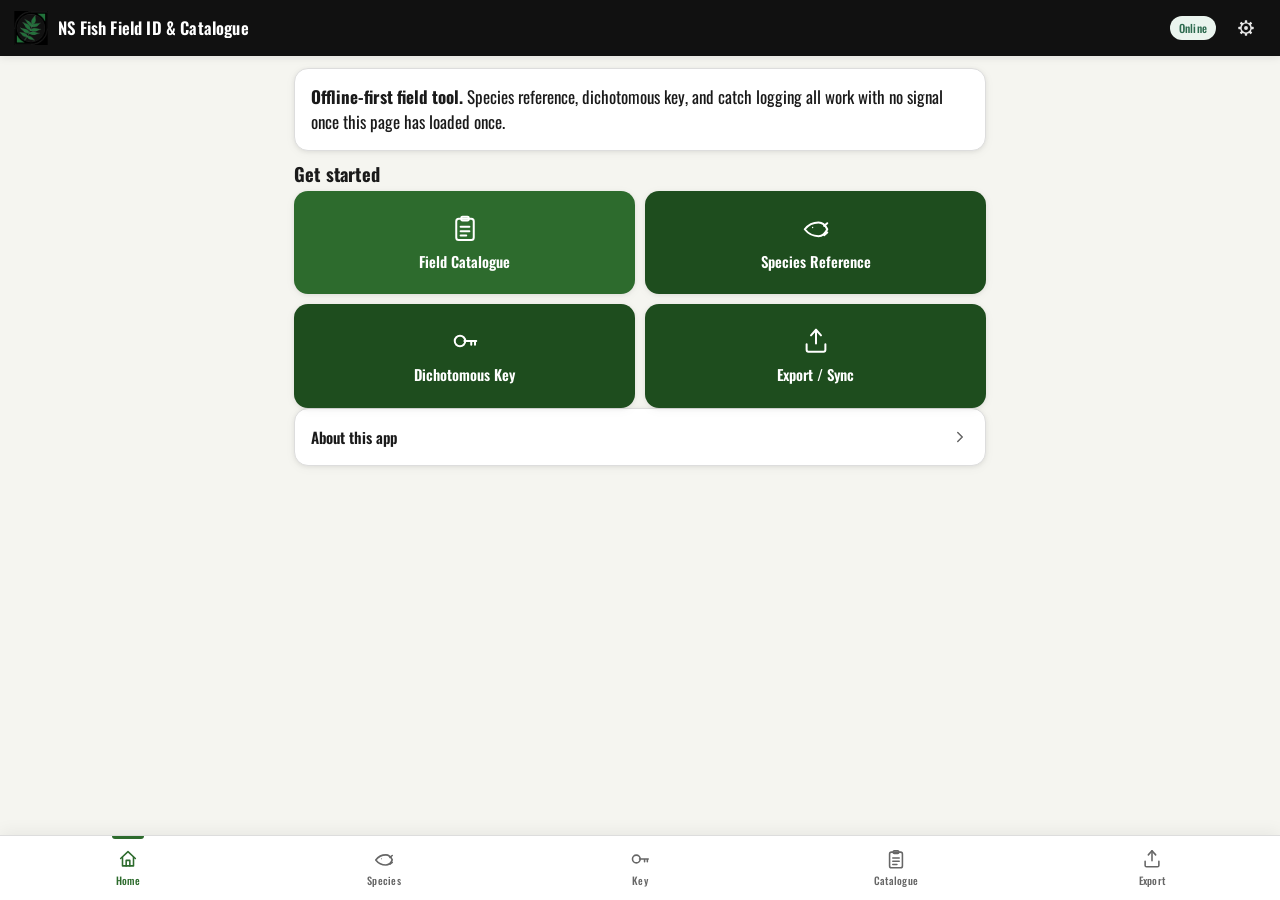
<file: index.html>
<!doctype html>
<html lang="en">
<head>
<meta charset="utf-8">
<script>try{var _s=localStorage.getItem('fisher-settings');if(_s){var _t=JSON.parse(_s).theme;if(_t&&_t!=='auto')document.documentElement.setAttribute('data-theme',_t);}}catch(e){}</script>
<meta name="viewport" content="width=device-width, initial-scale=1, viewport-fit=cover">
<title>NS Fish Field ID &amp; Catalogue</title>
<link rel="manifest" href="./manifest.json">
<meta name="theme-color" content="#2D6B2D">
<link rel="icon" href="./icons/icon-192.png" type="image/png">
<link rel="apple-touch-icon" href="./icons/icon-192.png">
<link rel="stylesheet" href="./css/styles.css">
</head>
<body>
<header class="app-header">
  <img src="./icons/fraxinus-mark-header.png" alt="Fraxinus Environmental &amp; Geomatics" class="brand-logo">
  <h1>NS Fish Field ID &amp; Catalogue</h1>
  <span class="offline-pill" data-offline-pill>Online</span>
  <button type="button" class="header-icon-btn" data-settings-btn aria-label="Settings"><svg class="icon" viewBox="0 0 24 24" fill="none" stroke="currentColor" stroke-width="1.6" stroke-linecap="round" stroke-linejoin="round" aria-hidden="true"><circle cx="12" cy="12" r="5.6"/><circle cx="12" cy="12" r="2.1" fill="currentColor" stroke="none"/><g fill="currentColor" stroke="none"><rect x="10.7" y="3.6" width="2.6" height="3" rx="0.5"/><rect x="10.7" y="3.6" width="2.6" height="3" rx="0.5" transform="rotate(45 12 12)"/><rect x="10.7" y="3.6" width="2.6" height="3" rx="0.5" transform="rotate(90 12 12)"/><rect x="10.7" y="3.6" width="2.6" height="3" rx="0.5" transform="rotate(135 12 12)"/><rect x="10.7" y="3.6" width="2.6" height="3" rx="0.5" transform="rotate(180 12 12)"/><rect x="10.7" y="3.6" width="2.6" height="3" rx="0.5" transform="rotate(225 12 12)"/><rect x="10.7" y="3.6" width="2.6" height="3" rx="0.5" transform="rotate(270 12 12)"/><rect x="10.7" y="3.6" width="2.6" height="3" rx="0.5" transform="rotate(315 12 12)"/></g></svg></button>
</header>

<main class="page">
  <div class="card">
    <strong>Offline-first field tool.</strong> Species reference, dichotomous key, and catch logging all work with no signal once this page has loaded once.
  </div>

  <h2>Get started</h2>
  <div class="grid-tiles">
    <a class="tile" href="catalogue.html"><svg class="icon icon-lg" viewBox="0 0 24 24" fill="none" stroke="currentColor" stroke-width="1.6" stroke-linecap="round" stroke-linejoin="round" aria-hidden="true"><rect x="5" y="4.5" width="14" height="17" rx="2"/><rect x="9" y="3" width="6" height="3" rx="1"/><path d="M8.5 11h7M8.5 14.5h7M8.5 18h4.5"/></svg>Field Catalogue</a>
    <a class="tile secondary" href="species.html"><svg class="icon icon-lg" viewBox="0 0 24 24" fill="none" stroke="currentColor" stroke-width="1.6" stroke-linecap="round" stroke-linejoin="round" aria-hidden="true"><path d="M3 13c2.8-3.6 6.8-5.5 11-5.5 3 0 5.3 1.7 7 5.5-1.7 3.8-4 5.5-7 5.5-4.2 0-8.2-1.9-11-5.5Z"/><path d="M18.5 10.3 21 8.2m-2.5 9.5 2.5-2.1"/><circle cx="9.3" cy="11.6" r=".55" fill="currentColor" stroke="none"/></svg>Species Reference</a>
    <a class="tile secondary" href="key.html"><svg class="icon icon-lg" viewBox="0 0 24 24" fill="none" stroke="currentColor" stroke-width="1.6" stroke-linecap="round" stroke-linejoin="round" aria-hidden="true"><circle cx="8" cy="12" r="4.2"/><path d="M11.5 12H21M17 12v3M20 12v3"/></svg>Dichotomous Key</a>
    <a class="tile secondary" href="export.html"><svg class="icon icon-lg" viewBox="0 0 24 24" fill="none" stroke="currentColor" stroke-width="1.6" stroke-linecap="round" stroke-linejoin="round" aria-hidden="true"><path d="M12 3v11"/><path d="M8 7.5 12 3l4 4.5"/><path d="M4.5 14.5V19a1.5 1.5 0 0 0 1.5 1.5h12a1.5 1.5 0 0 0 1.5-1.5v-4.5"/></svg>Export / Sync</a>
  </div>

  <div class="card" id="resume-card" hidden>
    <h3>Continue last survey</h3>
    <p id="resume-text" class="field-hint"></p>
    <a class="btn" id="resume-link" href="catalogue.html">Resume</a>
  </div>

  <details class="section-collapsible">
    <summary>
      <span class="summary-label">About this app</span>
      <svg class="chevron-ic" viewBox="0 0 24 24" width="18" height="18" fill="none" stroke="currentColor" stroke-width="2" stroke-linecap="round" stroke-linejoin="round" aria-hidden="true"><path d="M9 6l6 6-6 6"/></svg>
    </summary>
    <div class="collapsible-body">
      <p>Built for field use during Nova Scotia fish habitat studies. The species reference tool and dichotomous key are for morphological identification only &mdash; there is no camera-based or ML photo identification in this version. If a catch can't be confidently identified in the field, log it as <em>unidentified &mdash; see key</em> and photograph it for follow-up.</p>
      <p>Species diagnostic data is sourced from FishBase, DFO, GBIF, ACCDC, and NS government/peer-reviewed references. See <a href="./README.md">README</a> for full citations and known data gaps.</p>
    </div>
  </details>
</main>

<nav class="bottom-nav">
  <a href="index.html"><svg class="icon" viewBox="0 0 24 24" fill="none" stroke="currentColor" stroke-width="1.7" stroke-linecap="round" stroke-linejoin="round" aria-hidden="true"><path d="M4 11.5 12 4l8 7.5"/><path d="M6 10v9.5h12V10"/><path d="M10 19.5v-6h4v6"/></svg>Home</a>
  <a href="species.html"><svg class="icon" viewBox="0 0 24 24" fill="none" stroke="currentColor" stroke-width="1.7" stroke-linecap="round" stroke-linejoin="round" aria-hidden="true"><path d="M3 13c2.8-3.6 6.8-5.5 11-5.5 3 0 5.3 1.7 7 5.5-1.7 3.8-4 5.5-7 5.5-4.2 0-8.2-1.9-11-5.5Z"/><path d="M18.5 10.3 21 8.2m-2.5 9.5 2.5-2.1"/><circle cx="9.3" cy="11.6" r=".55" fill="currentColor" stroke="none"/></svg>Species</a>
  <a href="key.html"><svg class="icon" viewBox="0 0 24 24" fill="none" stroke="currentColor" stroke-width="1.7" stroke-linecap="round" stroke-linejoin="round" aria-hidden="true"><circle cx="8" cy="12" r="4.2"/><path d="M11.5 12H21M17 12v3M20 12v3"/></svg>Key</a>
  <a href="catalogue.html"><svg class="icon" viewBox="0 0 24 24" fill="none" stroke="currentColor" stroke-width="1.7" stroke-linecap="round" stroke-linejoin="round" aria-hidden="true"><rect x="5" y="4.5" width="14" height="17" rx="2"/><rect x="9" y="3" width="6" height="3" rx="1"/><path d="M8.5 11h7M8.5 14.5h7M8.5 18h4.5"/></svg>Catalogue</a>
  <a href="export.html"><svg class="icon" viewBox="0 0 24 24" fill="none" stroke="currentColor" stroke-width="1.7" stroke-linecap="round" stroke-linejoin="round" aria-hidden="true"><path d="M12 3v11"/><path d="M8 7.5 12 3l4 4.5"/><path d="M4.5 14.5V19a1.5 1.5 0 0 0 1.5 1.5h12a1.5 1.5 0 0 0 1.5-1.5v-4.5"/></svg>Export</a>
</nav>

<script type="module">
  import { initHeaderNav } from './js/app.js';
  import { FisherDB } from './js/db.js';
  import { initSettingsButton } from './js/settings.js';
  initHeaderNav();
  initSettingsButton();
  FisherDB.seedReferenceData().catch((e) => console.warn('Reference data seed failed (will retry from cache)', e));
  FisherDB.listSurveys().then((surveys) => {
    if (!surveys.length) return;
    const s = surveys[0];
    document.getElementById('resume-card').hidden = false;
    document.getElementById('resume-text').textContent =
      `${s.siteId || 'Unnamed site'} — ${s.dateTime ? s.dateTime.replace('T', ' ') : ''}`;
    document.getElementById('resume-link').href = `catalogue.html?survey=${encodeURIComponent(s.id)}`;
  }).catch(() => {});
</script>
</body>
</html>
</file>
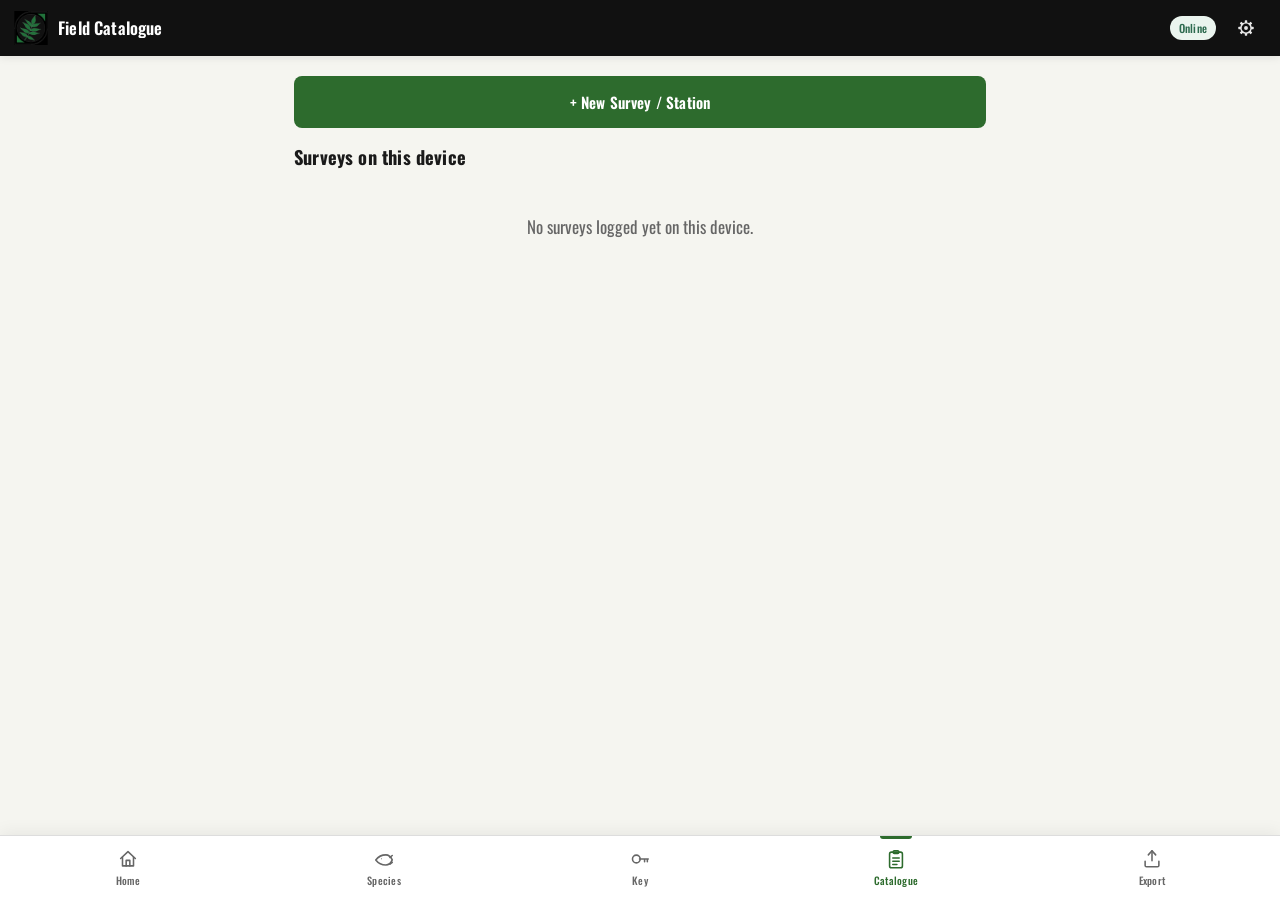
<file: catalogue.html>
<!doctype html>
<html lang="en">
<head>
<meta charset="utf-8">
<script>try{var _s=localStorage.getItem('fisher-settings');if(_s){var _t=JSON.parse(_s).theme;if(_t&&_t!=='auto')document.documentElement.setAttribute('data-theme',_t);}}catch(e){}</script>
<meta name="viewport" content="width=device-width, initial-scale=1, viewport-fit=cover">
<title>Field Catalogue — NS Fish Field ID</title>
<link rel="manifest" href="./manifest.json">
<meta name="theme-color" content="#2D6B2D">
<link rel="icon" href="./icons/icon-192.png" type="image/png">
<link rel="stylesheet" href="./css/styles.css">
</head>
<body>
<header class="app-header">
  <img src="./icons/fraxinus-mark-header.png" alt="Fraxinus Environmental &amp; Geomatics" class="brand-logo">
  <h1>Field Catalogue</h1>
  <span class="offline-pill" data-offline-pill>Online</span>
  <button type="button" class="header-icon-btn" data-settings-btn aria-label="Settings"><svg class="icon" viewBox="0 0 24 24" fill="none" stroke="currentColor" stroke-width="1.6" stroke-linecap="round" stroke-linejoin="round" aria-hidden="true"><circle cx="12" cy="12" r="5.6"/><circle cx="12" cy="12" r="2.1" fill="currentColor" stroke="none"/><g fill="currentColor" stroke="none"><rect x="10.7" y="3.6" width="2.6" height="3" rx="0.5"/><rect x="10.7" y="3.6" width="2.6" height="3" rx="0.5" transform="rotate(45 12 12)"/><rect x="10.7" y="3.6" width="2.6" height="3" rx="0.5" transform="rotate(90 12 12)"/><rect x="10.7" y="3.6" width="2.6" height="3" rx="0.5" transform="rotate(135 12 12)"/><rect x="10.7" y="3.6" width="2.6" height="3" rx="0.5" transform="rotate(180 12 12)"/><rect x="10.7" y="3.6" width="2.6" height="3" rx="0.5" transform="rotate(225 12 12)"/><rect x="10.7" y="3.6" width="2.6" height="3" rx="0.5" transform="rotate(270 12 12)"/><rect x="10.7" y="3.6" width="2.6" height="3" rx="0.5" transform="rotate(315 12 12)"/></g></svg></button>
</header>

<main class="page">
  <div id="catalogue-root"><p class="empty-state">Loading&hellip;</p></div>
</main>

<nav class="bottom-nav">
  <a href="index.html"><svg class="icon" viewBox="0 0 24 24" fill="none" stroke="currentColor" stroke-width="1.7" stroke-linecap="round" stroke-linejoin="round" aria-hidden="true"><path d="M4 11.5 12 4l8 7.5"/><path d="M6 10v9.5h12V10"/><path d="M10 19.5v-6h4v6"/></svg>Home</a>
  <a href="species.html"><svg class="icon" viewBox="0 0 24 24" fill="none" stroke="currentColor" stroke-width="1.7" stroke-linecap="round" stroke-linejoin="round" aria-hidden="true"><path d="M3 13c2.8-3.6 6.8-5.5 11-5.5 3 0 5.3 1.7 7 5.5-1.7 3.8-4 5.5-7 5.5-4.2 0-8.2-1.9-11-5.5Z"/><path d="M18.5 10.3 21 8.2m-2.5 9.5 2.5-2.1"/><circle cx="9.3" cy="11.6" r=".55" fill="currentColor" stroke="none"/></svg>Species</a>
  <a href="key.html"><svg class="icon" viewBox="0 0 24 24" fill="none" stroke="currentColor" stroke-width="1.7" stroke-linecap="round" stroke-linejoin="round" aria-hidden="true"><circle cx="8" cy="12" r="4.2"/><path d="M11.5 12H21M17 12v3M20 12v3"/></svg>Key</a>
  <a href="catalogue.html"><svg class="icon" viewBox="0 0 24 24" fill="none" stroke="currentColor" stroke-width="1.7" stroke-linecap="round" stroke-linejoin="round" aria-hidden="true"><rect x="5" y="4.5" width="14" height="17" rx="2"/><rect x="9" y="3" width="6" height="3" rx="1"/><path d="M8.5 11h7M8.5 14.5h7M8.5 18h4.5"/></svg>Catalogue</a>
  <a href="export.html"><svg class="icon" viewBox="0 0 24 24" fill="none" stroke="currentColor" stroke-width="1.7" stroke-linecap="round" stroke-linejoin="round" aria-hidden="true"><path d="M12 3v11"/><path d="M8 7.5 12 3l4 4.5"/><path d="M4.5 14.5V19a1.5 1.5 0 0 0 1.5 1.5h12a1.5 1.5 0 0 0 1.5-1.5v-4.5"/></svg>Export</a>
</nav>

<script type="module" src="./js/catalogue.js"></script>
</body>
</html>
</file>
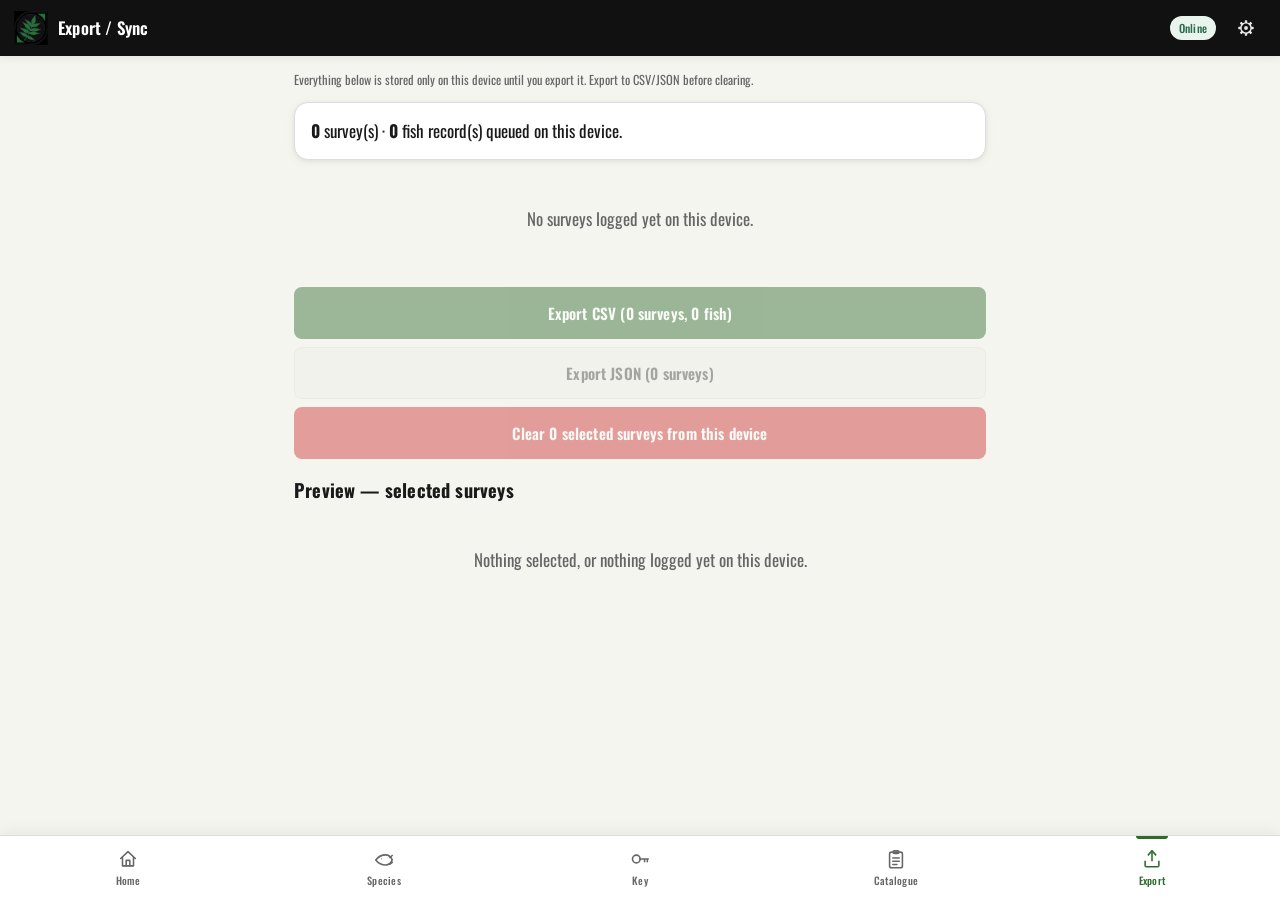
<file: export.html>
<!doctype html>
<html lang="en">
<head>
<meta charset="utf-8">
<script>try{var _s=localStorage.getItem('fisher-settings');if(_s){var _t=JSON.parse(_s).theme;if(_t&&_t!=='auto')document.documentElement.setAttribute('data-theme',_t);}}catch(e){}</script>
<meta name="viewport" content="width=device-width, initial-scale=1, viewport-fit=cover">
<title>Export / Sync — NS Fish Field ID</title>
<link rel="manifest" href="./manifest.json">
<meta name="theme-color" content="#2D6B2D">
<link rel="icon" href="./icons/icon-192.png" type="image/png">
<link rel="stylesheet" href="./css/styles.css">
</head>
<body>
<header class="app-header">
  <img src="./icons/fraxinus-mark-header.png" alt="Fraxinus Environmental &amp; Geomatics" class="brand-logo">
  <h1>Export / Sync</h1>
  <span class="offline-pill" data-offline-pill>Online</span>
  <button type="button" class="header-icon-btn" data-settings-btn aria-label="Settings"><svg class="icon" viewBox="0 0 24 24" fill="none" stroke="currentColor" stroke-width="1.6" stroke-linecap="round" stroke-linejoin="round" aria-hidden="true"><circle cx="12" cy="12" r="5.6"/><circle cx="12" cy="12" r="2.1" fill="currentColor" stroke="none"/><g fill="currentColor" stroke="none"><rect x="10.7" y="3.6" width="2.6" height="3" rx="0.5"/><rect x="10.7" y="3.6" width="2.6" height="3" rx="0.5" transform="rotate(45 12 12)"/><rect x="10.7" y="3.6" width="2.6" height="3" rx="0.5" transform="rotate(90 12 12)"/><rect x="10.7" y="3.6" width="2.6" height="3" rx="0.5" transform="rotate(135 12 12)"/><rect x="10.7" y="3.6" width="2.6" height="3" rx="0.5" transform="rotate(180 12 12)"/><rect x="10.7" y="3.6" width="2.6" height="3" rx="0.5" transform="rotate(225 12 12)"/><rect x="10.7" y="3.6" width="2.6" height="3" rx="0.5" transform="rotate(270 12 12)"/><rect x="10.7" y="3.6" width="2.6" height="3" rx="0.5" transform="rotate(315 12 12)"/></g></svg></button>
</header>

<main class="page">
  <p class="field-hint">Everything below is stored only on this device until you export it. Export to CSV/JSON before clearing.</p>
  <div id="export-root"><p class="empty-state">Loading&hellip;</p></div>
</main>

<nav class="bottom-nav">
  <a href="index.html"><svg class="icon" viewBox="0 0 24 24" fill="none" stroke="currentColor" stroke-width="1.7" stroke-linecap="round" stroke-linejoin="round" aria-hidden="true"><path d="M4 11.5 12 4l8 7.5"/><path d="M6 10v9.5h12V10"/><path d="M10 19.5v-6h4v6"/></svg>Home</a>
  <a href="species.html"><svg class="icon" viewBox="0 0 24 24" fill="none" stroke="currentColor" stroke-width="1.7" stroke-linecap="round" stroke-linejoin="round" aria-hidden="true"><path d="M3 13c2.8-3.6 6.8-5.5 11-5.5 3 0 5.3 1.7 7 5.5-1.7 3.8-4 5.5-7 5.5-4.2 0-8.2-1.9-11-5.5Z"/><path d="M18.5 10.3 21 8.2m-2.5 9.5 2.5-2.1"/><circle cx="9.3" cy="11.6" r=".55" fill="currentColor" stroke="none"/></svg>Species</a>
  <a href="key.html"><svg class="icon" viewBox="0 0 24 24" fill="none" stroke="currentColor" stroke-width="1.7" stroke-linecap="round" stroke-linejoin="round" aria-hidden="true"><circle cx="8" cy="12" r="4.2"/><path d="M11.5 12H21M17 12v3M20 12v3"/></svg>Key</a>
  <a href="catalogue.html"><svg class="icon" viewBox="0 0 24 24" fill="none" stroke="currentColor" stroke-width="1.7" stroke-linecap="round" stroke-linejoin="round" aria-hidden="true"><rect x="5" y="4.5" width="14" height="17" rx="2"/><rect x="9" y="3" width="6" height="3" rx="1"/><path d="M8.5 11h7M8.5 14.5h7M8.5 18h4.5"/></svg>Catalogue</a>
  <a href="export.html"><svg class="icon" viewBox="0 0 24 24" fill="none" stroke="currentColor" stroke-width="1.7" stroke-linecap="round" stroke-linejoin="round" aria-hidden="true"><path d="M12 3v11"/><path d="M8 7.5 12 3l4 4.5"/><path d="M4.5 14.5V19a1.5 1.5 0 0 0 1.5 1.5h12a1.5 1.5 0 0 0 1.5-1.5v-4.5"/></svg>Export</a>
</nav>

<script type="module" src="./js/export.js"></script>
</body>
</html>
</file>
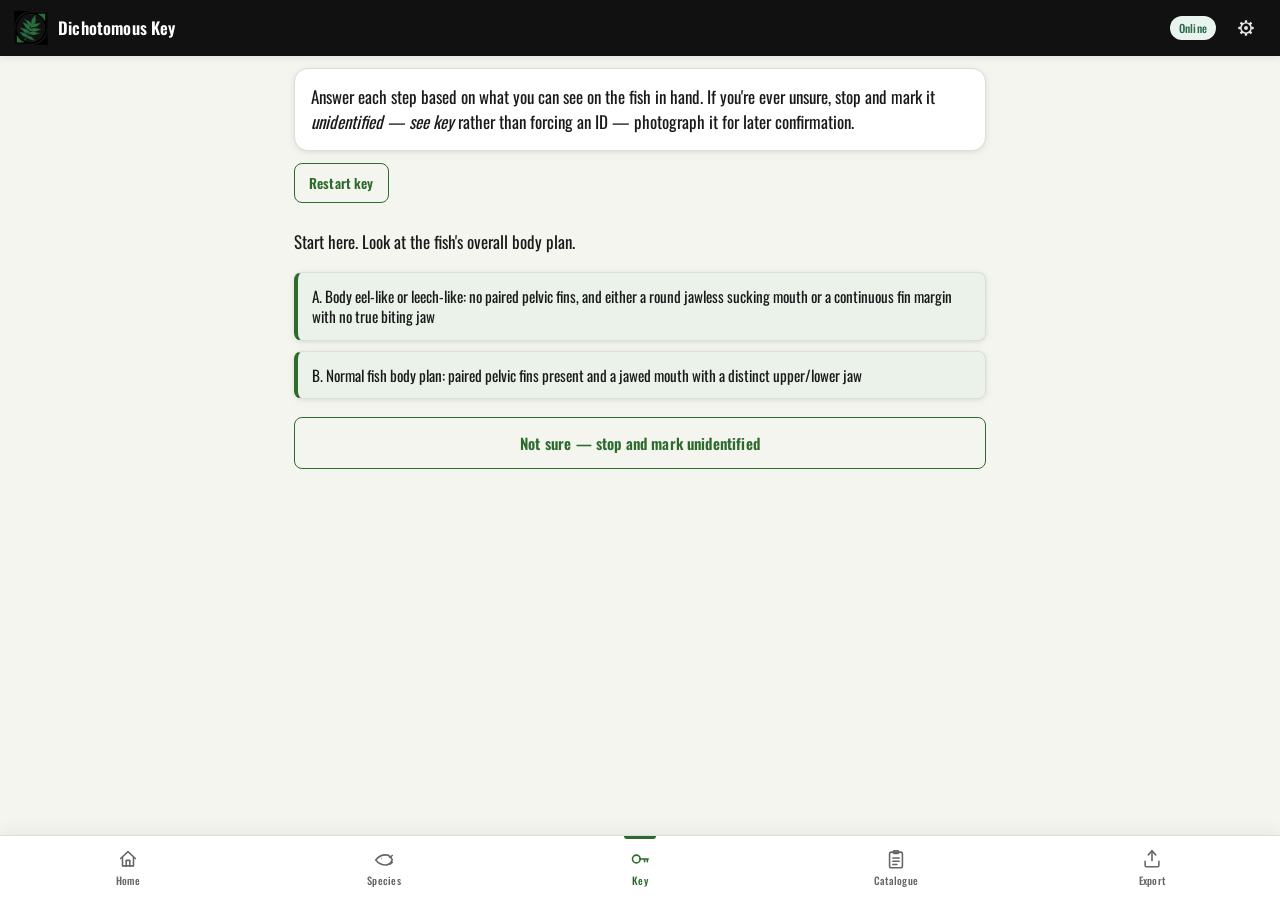
<file: key.html>
<!doctype html>
<html lang="en">
<head>
<meta charset="utf-8">
<script>try{var _s=localStorage.getItem('fisher-settings');if(_s){var _t=JSON.parse(_s).theme;if(_t&&_t!=='auto')document.documentElement.setAttribute('data-theme',_t);}}catch(e){}</script>
<meta name="viewport" content="width=device-width, initial-scale=1, viewport-fit=cover">
<title>Dichotomous Key — NS Fish Field ID</title>
<link rel="manifest" href="./manifest.json">
<meta name="theme-color" content="#2D6B2D">
<link rel="icon" href="./icons/icon-192.png" type="image/png">
<link rel="stylesheet" href="./css/styles.css">
</head>
<body>
<header class="app-header">
  <img src="./icons/fraxinus-mark-header.png" alt="Fraxinus Environmental &amp; Geomatics" class="brand-logo">
  <h1>Dichotomous Key</h1>
  <span class="offline-pill" data-offline-pill>Online</span>
  <button type="button" class="header-icon-btn" data-settings-btn aria-label="Settings"><svg class="icon" viewBox="0 0 24 24" fill="none" stroke="currentColor" stroke-width="1.6" stroke-linecap="round" stroke-linejoin="round" aria-hidden="true"><circle cx="12" cy="12" r="5.6"/><circle cx="12" cy="12" r="2.1" fill="currentColor" stroke="none"/><g fill="currentColor" stroke="none"><rect x="10.7" y="3.6" width="2.6" height="3" rx="0.5"/><rect x="10.7" y="3.6" width="2.6" height="3" rx="0.5" transform="rotate(45 12 12)"/><rect x="10.7" y="3.6" width="2.6" height="3" rx="0.5" transform="rotate(90 12 12)"/><rect x="10.7" y="3.6" width="2.6" height="3" rx="0.5" transform="rotate(135 12 12)"/><rect x="10.7" y="3.6" width="2.6" height="3" rx="0.5" transform="rotate(180 12 12)"/><rect x="10.7" y="3.6" width="2.6" height="3" rx="0.5" transform="rotate(225 12 12)"/><rect x="10.7" y="3.6" width="2.6" height="3" rx="0.5" transform="rotate(270 12 12)"/><rect x="10.7" y="3.6" width="2.6" height="3" rx="0.5" transform="rotate(315 12 12)"/></g></svg></button>
</header>

<main class="page">
  <div class="card">
    Answer each step based on what you can see on the fish in hand. If you're ever unsure, stop and mark it <em>unidentified &mdash; see key</em> rather than forcing an ID &mdash; photograph it for later confirmation.
  </div>
  <button type="button" class="btn btn-outline btn-sm" id="restart-key-btn" style="margin-bottom:10px">Restart key</button>
  <div id="key-root"><p class="empty-state">Loading key&hellip;</p></div>
</main>

<nav class="bottom-nav">
  <a href="index.html"><svg class="icon" viewBox="0 0 24 24" fill="none" stroke="currentColor" stroke-width="1.7" stroke-linecap="round" stroke-linejoin="round" aria-hidden="true"><path d="M4 11.5 12 4l8 7.5"/><path d="M6 10v9.5h12V10"/><path d="M10 19.5v-6h4v6"/></svg>Home</a>
  <a href="species.html"><svg class="icon" viewBox="0 0 24 24" fill="none" stroke="currentColor" stroke-width="1.7" stroke-linecap="round" stroke-linejoin="round" aria-hidden="true"><path d="M3 13c2.8-3.6 6.8-5.5 11-5.5 3 0 5.3 1.7 7 5.5-1.7 3.8-4 5.5-7 5.5-4.2 0-8.2-1.9-11-5.5Z"/><path d="M18.5 10.3 21 8.2m-2.5 9.5 2.5-2.1"/><circle cx="9.3" cy="11.6" r=".55" fill="currentColor" stroke="none"/></svg>Species</a>
  <a href="key.html"><svg class="icon" viewBox="0 0 24 24" fill="none" stroke="currentColor" stroke-width="1.7" stroke-linecap="round" stroke-linejoin="round" aria-hidden="true"><circle cx="8" cy="12" r="4.2"/><path d="M11.5 12H21M17 12v3M20 12v3"/></svg>Key</a>
  <a href="catalogue.html"><svg class="icon" viewBox="0 0 24 24" fill="none" stroke="currentColor" stroke-width="1.7" stroke-linecap="round" stroke-linejoin="round" aria-hidden="true"><rect x="5" y="4.5" width="14" height="17" rx="2"/><rect x="9" y="3" width="6" height="3" rx="1"/><path d="M8.5 11h7M8.5 14.5h7M8.5 18h4.5"/></svg>Catalogue</a>
  <a href="export.html"><svg class="icon" viewBox="0 0 24 24" fill="none" stroke="currentColor" stroke-width="1.7" stroke-linecap="round" stroke-linejoin="round" aria-hidden="true"><path d="M12 3v11"/><path d="M8 7.5 12 3l4 4.5"/><path d="M4.5 14.5V19a1.5 1.5 0 0 0 1.5 1.5h12a1.5 1.5 0 0 0 1.5-1.5v-4.5"/></svg>Export</a>
</nav>

<script type="module" src="./js/key-page.js"></script>
</body>
</html>
</file>
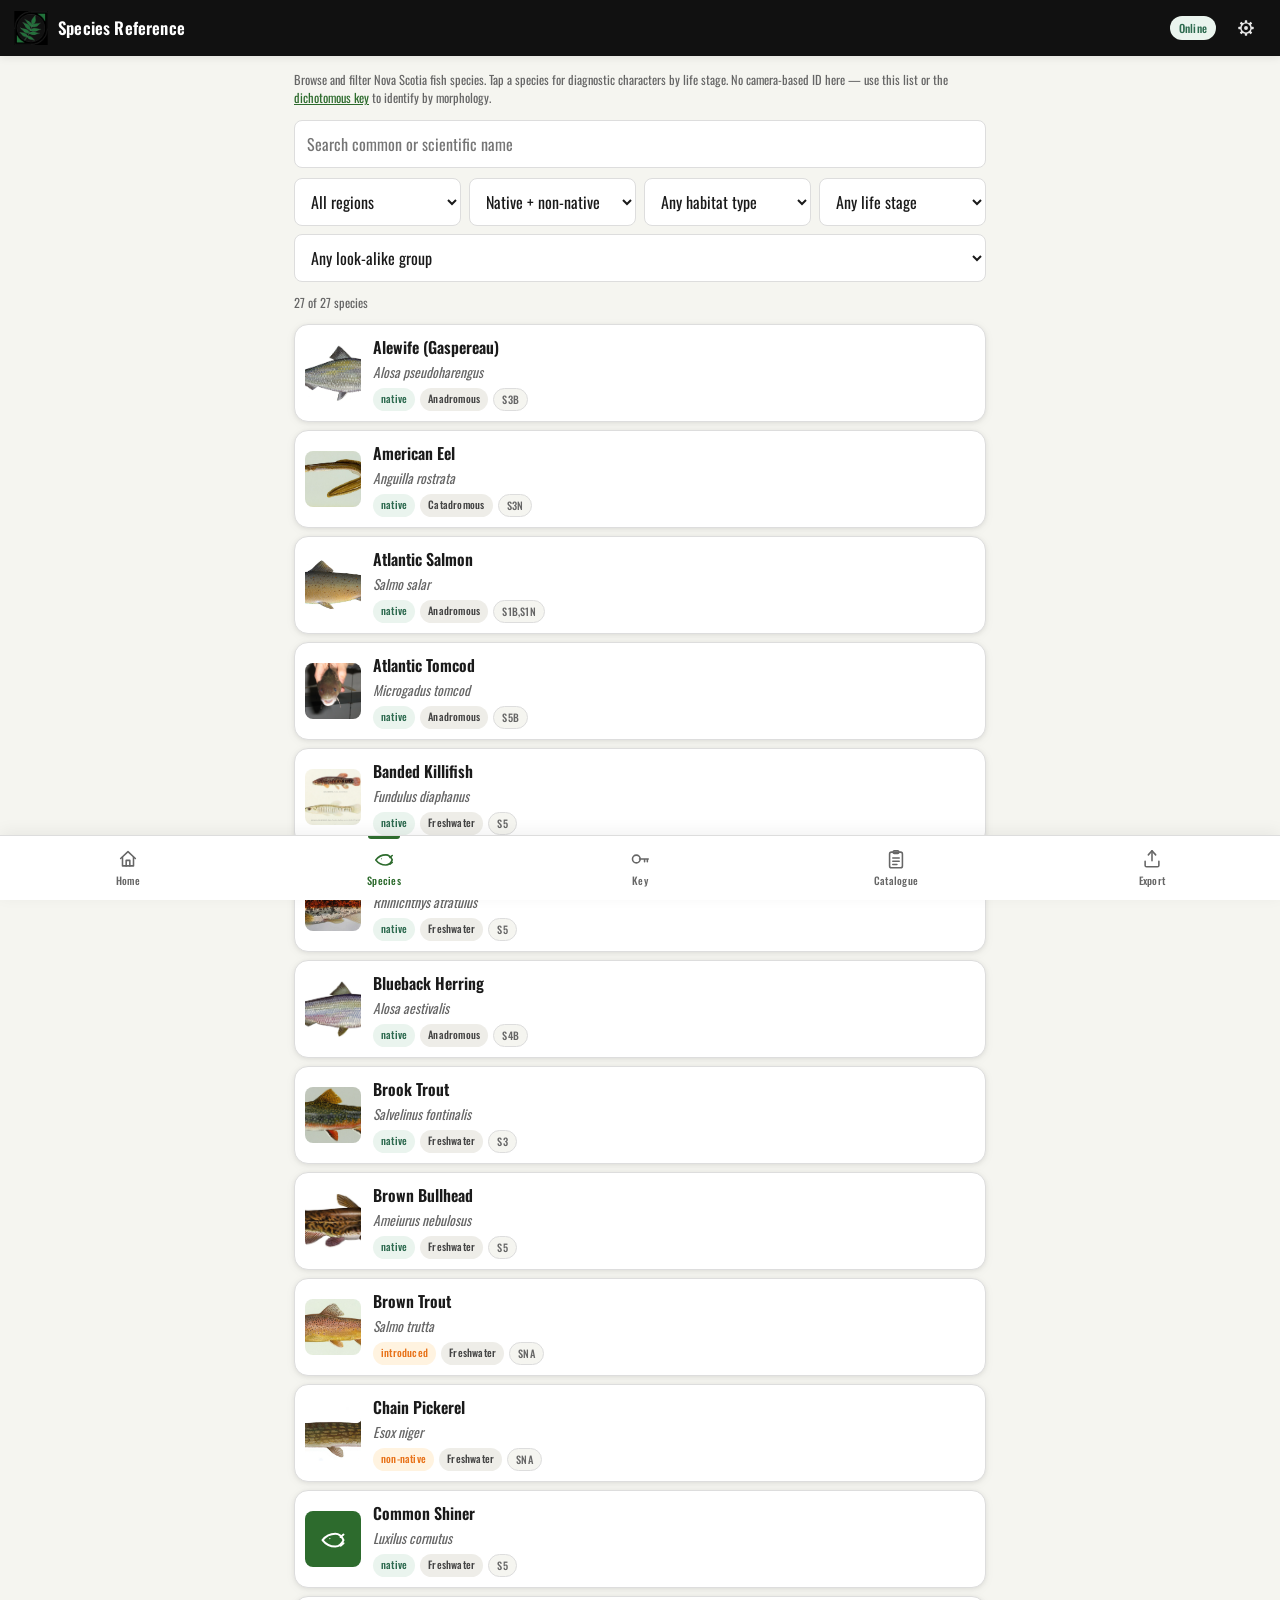
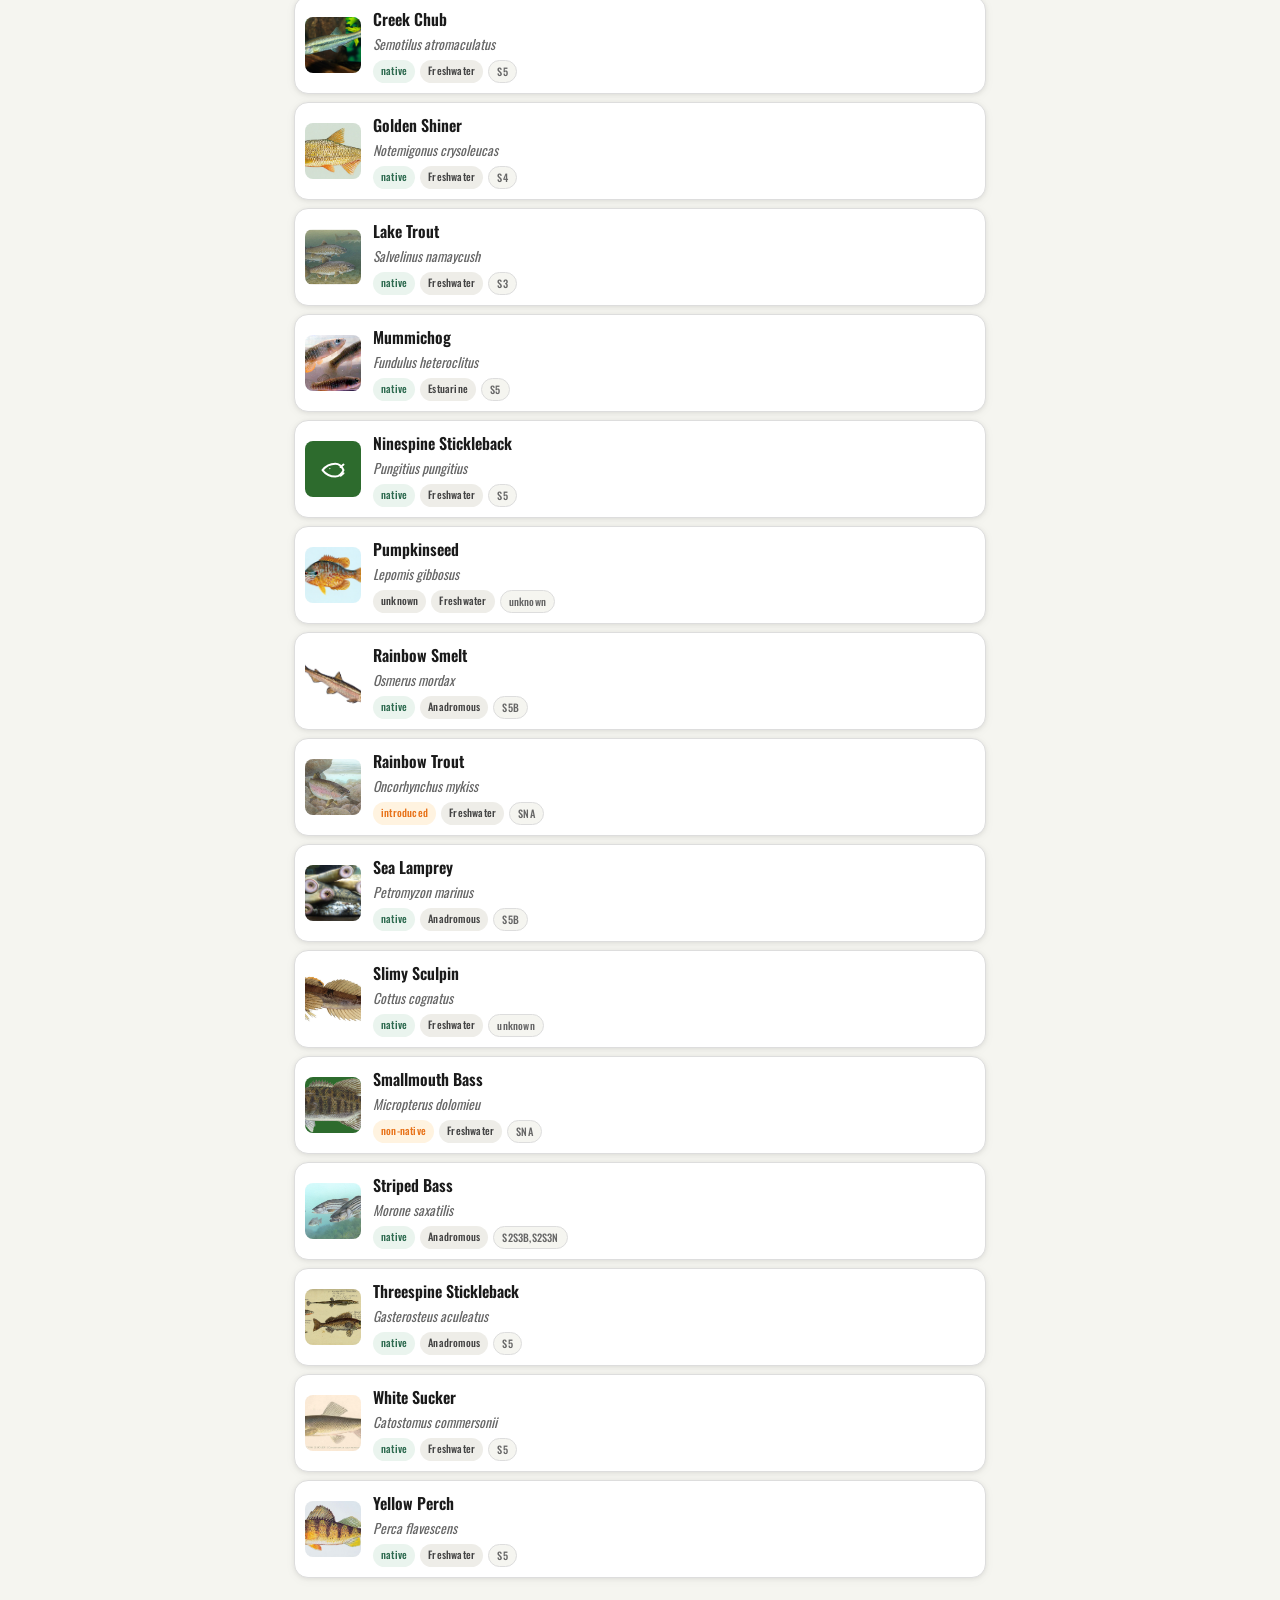
<file: species.html>
<!doctype html>
<html lang="en">
<head>
<meta charset="utf-8">
<script>try{var _s=localStorage.getItem('fisher-settings');if(_s){var _t=JSON.parse(_s).theme;if(_t&&_t!=='auto')document.documentElement.setAttribute('data-theme',_t);}}catch(e){}</script>
<meta name="viewport" content="width=device-width, initial-scale=1, viewport-fit=cover">
<title>Species Reference — NS Fish Field ID</title>
<link rel="manifest" href="./manifest.json">
<meta name="theme-color" content="#2D6B2D">
<link rel="icon" href="./icons/icon-192.png" type="image/png">
<link rel="stylesheet" href="./css/styles.css">
</head>
<body>
<header class="app-header">
  <img src="./icons/fraxinus-mark-header.png" alt="Fraxinus Environmental &amp; Geomatics" class="brand-logo">
  <h1>Species Reference</h1>
  <span class="offline-pill" data-offline-pill>Online</span>
  <button type="button" class="header-icon-btn" data-settings-btn aria-label="Settings"><svg class="icon" viewBox="0 0 24 24" fill="none" stroke="currentColor" stroke-width="1.6" stroke-linecap="round" stroke-linejoin="round" aria-hidden="true"><circle cx="12" cy="12" r="5.6"/><circle cx="12" cy="12" r="2.1" fill="currentColor" stroke="none"/><g fill="currentColor" stroke="none"><rect x="10.7" y="3.6" width="2.6" height="3" rx="0.5"/><rect x="10.7" y="3.6" width="2.6" height="3" rx="0.5" transform="rotate(45 12 12)"/><rect x="10.7" y="3.6" width="2.6" height="3" rx="0.5" transform="rotate(90 12 12)"/><rect x="10.7" y="3.6" width="2.6" height="3" rx="0.5" transform="rotate(135 12 12)"/><rect x="10.7" y="3.6" width="2.6" height="3" rx="0.5" transform="rotate(180 12 12)"/><rect x="10.7" y="3.6" width="2.6" height="3" rx="0.5" transform="rotate(225 12 12)"/><rect x="10.7" y="3.6" width="2.6" height="3" rx="0.5" transform="rotate(270 12 12)"/><rect x="10.7" y="3.6" width="2.6" height="3" rx="0.5" transform="rotate(315 12 12)"/></g></svg></button>
</header>

<main class="page">
  <p class="field-hint">Browse and filter Nova Scotia fish species. Tap a species for diagnostic characters by life stage. No camera-based ID here — use this list or the <a href="key.html">dichotomous key</a> to identify by morphology.</p>
  <div id="species-root"><p class="empty-state">Loading species reference&hellip;</p></div>
</main>

<nav class="bottom-nav">
  <a href="index.html"><svg class="icon" viewBox="0 0 24 24" fill="none" stroke="currentColor" stroke-width="1.7" stroke-linecap="round" stroke-linejoin="round" aria-hidden="true"><path d="M4 11.5 12 4l8 7.5"/><path d="M6 10v9.5h12V10"/><path d="M10 19.5v-6h4v6"/></svg>Home</a>
  <a href="species.html"><svg class="icon" viewBox="0 0 24 24" fill="none" stroke="currentColor" stroke-width="1.7" stroke-linecap="round" stroke-linejoin="round" aria-hidden="true"><path d="M3 13c2.8-3.6 6.8-5.5 11-5.5 3 0 5.3 1.7 7 5.5-1.7 3.8-4 5.5-7 5.5-4.2 0-8.2-1.9-11-5.5Z"/><path d="M18.5 10.3 21 8.2m-2.5 9.5 2.5-2.1"/><circle cx="9.3" cy="11.6" r=".55" fill="currentColor" stroke="none"/></svg>Species</a>
  <a href="key.html"><svg class="icon" viewBox="0 0 24 24" fill="none" stroke="currentColor" stroke-width="1.7" stroke-linecap="round" stroke-linejoin="round" aria-hidden="true"><circle cx="8" cy="12" r="4.2"/><path d="M11.5 12H21M17 12v3M20 12v3"/></svg>Key</a>
  <a href="catalogue.html"><svg class="icon" viewBox="0 0 24 24" fill="none" stroke="currentColor" stroke-width="1.7" stroke-linecap="round" stroke-linejoin="round" aria-hidden="true"><rect x="5" y="4.5" width="14" height="17" rx="2"/><rect x="9" y="3" width="6" height="3" rx="1"/><path d="M8.5 11h7M8.5 14.5h7M8.5 18h4.5"/></svg>Catalogue</a>
  <a href="export.html"><svg class="icon" viewBox="0 0 24 24" fill="none" stroke="currentColor" stroke-width="1.7" stroke-linecap="round" stroke-linejoin="round" aria-hidden="true"><path d="M12 3v11"/><path d="M8 7.5 12 3l4 4.5"/><path d="M4.5 14.5V19a1.5 1.5 0 0 0 1.5 1.5h12a1.5 1.5 0 0 0 1.5-1.5v-4.5"/></svg>Export</a>
</nav>

<script type="module" src="./js/species-page.js"></script>
</body>
</html>
</file>
<file: css/styles.css>
/* Nova Scotia Fish Field ID & Catalogue — Fraxinus brand styles.
   Palette, type, and component conventions carried over from the sibling
   Fraxinus field tools (Safety PWA, Watercourse Permitting App, Wildlife
   survey app) so this app reads as part of the same suite. See README.md
   "Brand styling" section for where each token/pattern was sourced from. */

/* ---------- Self-hosted Oswald, used app-wide (headings, labels, nav, buttons,
   inputs, and body copy) for one consistent typeface. Only the 4 weights
   actually used (400/500/600/700) are bundled to keep the offline cache small. */
@font-face {
  font-family: "Oswald";
  src: url("../fonts/oswald-400.woff2") format("woff2");
  font-weight: 400;
  font-style: normal;
  font-display: swap;
}
@font-face {
  font-family: "Oswald";
  src: url("../fonts/oswald-500.woff2") format("woff2");
  font-weight: 500;
  font-style: normal;
  font-display: swap;
}
@font-face {
  font-family: "Oswald";
  src: url("../fonts/oswald-600.woff2") format("woff2");
  font-weight: 600;
  font-style: normal;
  font-display: swap;
}
@font-face {
  font-family: "Oswald";
  src: url("../fonts/oswald-700.woff2") format("woff2");
  font-weight: 700;
  font-style: normal;
  font-display: swap;
}

:root {
  /* Page & surface backgrounds (Safety PWA light theme) */
  --bg-page:      #F5F5F0;
  --bg-primary:   #FFFFFF;
  --bg-secondary: #F5F5F0;
  --bg-tertiary:  #EEEDE8;
  --bg-input:     #FFFFFF;
  --bg-card:      #FFFFFF;

  /* Text */
  --text-primary:   #1A1A1A;
  --text-secondary: #666666;
  --text-label:     #444444;

  /* Brand accent — Fraxinus green, from the master compass-leaf mark
     (matches the Wildlife survey app's --frax-green) */
  --accent:        #2D6B2D;
  --accent-hover:  #1E4D1E;
  --accent-light:  #3D8F3D;
  --accent-subtle:   #EAF2EA;
  --accent-subtle-h: #DCEBDC;

  --highlight-bg:     #F3F8F1;
  --highlight-border: #2D6B2D;

  /* Borders & shadows */
  --border-color: #DDDDDD;
  --shadow:       0 2px 8px rgba(0, 0, 0, 0.08);
  --shadow-card:  0 1px 4px rgba(0, 0, 0, 0.07), 0 2px 12px rgba(0, 0, 0, 0.04);
  --shadow-nav:   0 -1px 0 #DDDDDD, 0 -4px 16px rgba(0, 0, 0, 0.06);

  /* Navigation */
  --tab-active-text: #2D6B2D;
  --tab-inactive:     #666666;
  --tab-bar-bg:       #FFFFFF;

  /* Table */
  --table-header-bg: #F0EFE8;
  --table-row-alt:   #FAFAF8;

  /* Toast */
  --toast-bg:   #1A1A1A;
  --toast-text: #F5F5F5;

  /* Status colors (Safety PWA "risk" system, reused as-is) */
  --status-ok-bg:      #EAF4EE;
  --status-ok-text:    #2D6A4F;
  --status-ok-border:  #A5D6A7;
  --status-warn-bg:     #FFF3E0;
  --status-warn-text:   #E8731A;
  --status-warn-border: #F5C990;
  --status-danger-bg:     #FDECEA;
  --status-danger-text:   #CC3333;
  --status-danger-border: #FFCDD2;

  /* Secondary buttons */
  --btn-secondary-bg:   #F0EFE8;
  --btn-secondary-text: #444444;

  /* Layout — not themed */
  --header-height: 56px;
  --nav-height:    64px;
  --safe-top:      env(safe-area-inset-top, 0px);
  --safe-bottom:   env(safe-area-inset-bottom, 0px);
  --radius-card:   14px;
  --radius-sm:     8px;
  --tap:           48px;
  --transition:    0.18s ease;
  --focus:         #FFCF3F;
}

@media (prefers-color-scheme: dark) {
  :root {
    --bg-page: #111111; --bg-primary: #111111; --bg-secondary: #1A1A1A; --bg-tertiary: #222222;
    --bg-input: #222222; --bg-card: #1A1A1A;
    --text-primary: #F5F5F5; --text-secondary: #AAAAAA; --text-label: #CCCCCC;
    --accent-subtle: #16281A; --accent-subtle-h: #1D341F;
    --highlight-bg: #16281A;
    --border-color: #333333;
    --shadow: 0 2px 8px rgba(0,0,0,0.4);
    --shadow-card: 0 1px 6px rgba(0,0,0,0.5), 0 2px 16px rgba(0,0,0,0.35);
    --shadow-nav: 0 -1px 0 #333333, 0 -4px 16px rgba(0,0,0,0.4);
    --tab-inactive: #777777; --tab-bar-bg: #1A1A1A;
    --table-header-bg: #222222; --table-row-alt: #1E1E1E;
    --toast-bg: #EEEEEE; --toast-text: #111111;
    --status-ok-bg: #1A2E22; --status-ok-text: #4A9C69; --status-ok-border: #2A5A3A;
    --status-warn-bg: #2A1A0A; --status-warn-text: #E8731A; --status-warn-border: #4A2A0A;
    --status-danger-bg: #2A0A0A; --status-danger-text: #EE5555; --status-danger-border: #4A1A1A;
    --btn-secondary-bg: #222222; --btn-secondary-text: #CCCCCC;
  }
}
:root[data-theme="dark"] {
  --bg-page: #111111; --bg-primary: #111111; --bg-secondary: #1A1A1A; --bg-tertiary: #222222;
  --bg-input: #222222; --bg-card: #1A1A1A;
  --text-primary: #F5F5F5; --text-secondary: #AAAAAA; --text-label: #CCCCCC;
  --accent-subtle: #16281A; --accent-subtle-h: #1D341F;
  --highlight-bg: #16281A;
  --border-color: #333333;
  --tab-inactive: #777777; --tab-bar-bg: #1A1A1A;
  --table-header-bg: #222222; --table-row-alt: #1E1E1E;
  --toast-bg: #EEEEEE; --toast-text: #111111;
  --status-ok-bg: #1A2E22; --status-ok-text: #4A9C69; --status-ok-border: #2A5A3A;
  --status-warn-bg: #2A1A0A; --status-warn-text: #E8731A; --status-warn-border: #4A2A0A;
  --status-danger-bg: #2A0A0A; --status-danger-text: #EE5555; --status-danger-border: #4A1A1A;
  --btn-secondary-bg: #222222; --btn-secondary-text: #CCCCCC;
}
:root[data-theme="light"] {
  --bg-page: #F5F5F0; --bg-primary: #FFFFFF; --bg-secondary: #F5F5F0; --bg-tertiary: #EEEDE8;
  --bg-input: #FFFFFF; --bg-card: #FFFFFF;
  --text-primary: #1A1A1A; --text-secondary: #666666; --text-label: #444444;
  --accent-subtle: #EAF2EA; --accent-subtle-h: #DCEBDC;
  --highlight-bg: #F3F8F1;
  --border-color: #DDDDDD;
  --tab-inactive: #666666; --tab-bar-bg: #FFFFFF;
  --table-header-bg: #F0EFE8; --table-row-alt: #FAFAF8;
  --toast-bg: #1A1A1A; --toast-text: #F5F5F5;
  --status-ok-bg: #EAF4EE; --status-ok-text: #2D6A4F; --status-ok-border: #A5D6A7;
  --status-warn-bg: #FFF3E0; --status-warn-text: #E8731A; --status-warn-border: #F5C990;
  --status-danger-bg: #FDECEA; --status-danger-text: #CC3333; --status-danger-border: #FFCDD2;
  --btn-secondary-bg: #F0EFE8; --btn-secondary-text: #444444;
}

/* Legacy aliases so component rules below can keep concise names */
:root {
  --ink: var(--text-primary);
  --paper: var(--bg-page);
  --paper-dim: var(--bg-tertiary);
  --line: var(--border-color);
  --danger: var(--status-danger-text);
  --warn-bg: var(--status-warn-bg);
  --warn-ink: var(--status-warn-text);
  --ok-bg: var(--status-ok-bg);
  --accent-ink: #FFFFFF;
  --radius: var(--radius-card);
}

*, *::before, *::after { box-sizing: border-box; }
html, body { margin: 0; padding: 0; }
[hidden] { display: none !important; }

/* Oswald is the app's one typeface, top to bottom — headings, labels, nav,
   buttons, inputs, and body copy — so nothing reads as a mismatched second
   font. -apple-system/system-ui only kick in as a fallback if Oswald fails
   to load (e.g. non-Latin characters it doesn't cover). */
body {
  background: var(--bg-page);
  color: var(--text-primary);
  font-family: "Oswald", -apple-system, BlinkMacSystemFont, "Segoe UI", system-ui, Roboto, "Helvetica Neue", Arial, sans-serif;
  font-weight: 400;
  font-size: 17px;
  line-height: 1.45;
  -webkit-text-size-adjust: 100%;
  padding-bottom: calc(64px + var(--safe-bottom));
  min-height: 100vh;
  overflow-x: hidden;
}

a { color: var(--accent); }

h1, h2, h3 {
  font-weight: 700;
  line-height: 1.2;
  margin: 0.4em 0 0.3em;
  letter-spacing: 0.01em;
}
h1 { font-size: 1.4rem; }
h2 { font-size: 1.15rem; }
h3 { font-size: 1rem; text-transform: uppercase; letter-spacing: 0.03em; color: var(--text-label); }

button, input, select, textarea { font-family: inherit; font-size: 1rem; color: inherit; }

.icon { width: 22px; height: 22px; flex-shrink: 0; display: inline-block; vertical-align: middle; }
.icon-sm { width: 18px; height: 18px; }
.icon-lg { width: 30px; height: 30px; }

/* ---------- App header — always dark, both themes (matches sibling apps) ---------- */
.app-header {
  background: #111111;
  color: #fff;
  padding: 0 14px;
  padding-top: var(--safe-top);
  display: flex;
  align-items: center;
  gap: 10px;
  position: sticky;
  top: 0;
  z-index: 20;
  height: calc(var(--header-height) + var(--safe-top));
  box-shadow: var(--shadow);
}
.app-header .brand-logo {
  height: 34px;
  width: 34px;
  object-fit: contain;
  flex-shrink: 0;
}
.app-header .back-btn {
  background: transparent;
  border: none;
  color: #fff;
  font-size: 1.4rem;
  padding: 4px 8px;
  min-width: var(--tap);
  min-height: var(--tap);
  cursor: pointer;
}
.header-icon-btn {
  background: transparent;
  border: none;
  color: #fff;
  flex-shrink: 0;
  min-width: 40px;
  min-height: 40px;
  display: flex;
  align-items: center;
  justify-content: center;
  padding: 0;
  cursor: pointer;
  -webkit-tap-highlight-color: transparent;
  opacity: 0.9;
}
.header-icon-btn:active { opacity: 0.6; }
.app-header h1 {
  font-size: 1.05rem;
  font-weight: 600;
  margin: 0;
  flex: 1;
  overflow: hidden;
  text-overflow: ellipsis;
  white-space: nowrap;
  color: #fff;
}
.app-header .offline-pill {
  font-size: 0.7rem;
  font-family: "Oswald", sans-serif;
  font-weight: 500;
  letter-spacing: 0.02em;
  padding: 4px 9px;
  border-radius: 999px;
  background: #ffffff22;
  white-space: nowrap;
  flex-shrink: 0;
}
.offline-pill.online { background: var(--status-ok-bg); color: var(--status-ok-text); }
.offline-pill.offline { background: var(--status-warn-bg); color: var(--status-warn-text); }

/* ---------- Bottom nav (Safety PWA convention: light bar, top indicator) ---------- */
.bottom-nav {
  position: fixed;
  left: 0; right: 0; bottom: 0;
  display: flex;
  background: var(--tab-bar-bg);
  padding-bottom: var(--safe-bottom);
  z-index: 20;
  box-shadow: var(--shadow-nav);
  height: calc(var(--nav-height) + var(--safe-bottom));
}
.bottom-nav a {
  position: relative;
  flex: 1;
  text-align: center;
  color: var(--tab-inactive);
  text-decoration: none;
  font-family: "Oswald", sans-serif;
  font-size: 0.65rem;
  font-weight: 500;
  letter-spacing: 0.02em;
  min-height: var(--tap);
  display: flex;
  flex-direction: column;
  align-items: center;
  justify-content: center;
  gap: 3px;
  transition: color var(--transition);
}
.bottom-nav a::before {
  content: "";
  position: absolute;
  top: 0; left: 50%;
  transform: translateX(-50%) scaleX(0);
  width: 32px; height: 3px;
  border-radius: 0 0 3px 3px;
  background: var(--tab-active-text);
  transition: transform var(--transition);
}
.bottom-nav a .icon { width: 22px; height: 22px; }
.bottom-nav a.active { color: var(--tab-active-text); }
.bottom-nav a.active::before { transform: translateX(-50%) scaleX(1); }

/* ---------- Layout helpers ---------- */
.page { padding: 12px 14px 24px; max-width: 720px; margin: 0 auto; }
.card {
  background: var(--bg-card);
  border: 1px solid var(--border-color);
  border-radius: var(--radius-card);
  box-shadow: var(--shadow-card);
  padding: 16px;
  margin-bottom: 12px;
}
.grid-tiles {
  display: grid;
  grid-template-columns: 1fr 1fr;
  gap: 10px;
}
.tile {
  display: flex;
  flex-direction: column;
  align-items: center;
  justify-content: center;
  gap: 8px;
  background: var(--accent);
  color: #fff;
  border-radius: var(--radius-card);
  padding: 22px 10px;
  text-decoration: none;
  min-height: 100px;
  text-align: center;
  font-family: "Oswald", sans-serif;
  font-weight: 600;
  font-size: 0.92rem;
  box-shadow: var(--shadow-card);
  transition: transform var(--transition), opacity var(--transition);
}
.tile:active { transform: scale(0.97); opacity: 0.9; }
.tile.secondary { background: var(--accent-hover); }

/* ---------- Forms ---------- */
label {
  display: block;
  font-family: "Oswald", sans-serif;
  font-weight: 500;
  color: var(--text-label);
  margin: 14px 0 5px;
  font-size: 0.85rem;
  letter-spacing: 0.02em;
  text-transform: uppercase;
}
label .req { color: var(--status-danger-text); }
.field-hint { font-size: 0.78rem; color: var(--text-secondary); margin-top: 3px; }
input[type="text"], input[type="number"], input[type="datetime-local"],
input[type="date"], input[type="time"], input[type="search"], input[type="file"], select, textarea {
  width: 100%;
  min-height: var(--tap);
  padding: 10px 12px;
  border: 1.5px solid var(--border-color);
  border-radius: var(--radius-sm);
  background: var(--bg-input);
  color: var(--text-primary);
  transition: border-color var(--transition), box-shadow var(--transition);
}
textarea { min-height: 76px; resize: vertical; padding: 10px 12px; }
input:focus, select:focus, textarea:focus {
  outline: none;
  border-color: var(--accent);
  box-shadow: 0 0 0 3px rgba(45, 107, 45, 0.16);
}
input.field-missing, select.field-missing {
  border-color: var(--status-danger-text);
}
button:focus-visible {
  outline: 3px solid var(--focus);
  outline-offset: 1px;
}
fieldset { border: 1px solid var(--border-color); border-radius: var(--radius-card); margin: 16px 0; padding: 12px 14px 16px; }
legend {
  font-family: "Oswald", sans-serif;
  font-weight: 600;
  font-size: 0.82rem;
  letter-spacing: 0.02em;
  text-transform: uppercase;
  color: var(--text-label);
  padding: 0 4px;
}

.btn {
  display: inline-flex;
  align-items: center;
  justify-content: center;
  gap: 8px;
  min-height: 52px;
  padding: 10px 18px;
  border-radius: var(--radius-sm);
  border: none;
  background: var(--btn-secondary-bg);
  color: var(--btn-secondary-text);
  font-family: "Oswald", sans-serif;
  font-weight: 600;
  font-size: 0.95rem;
  letter-spacing: 0.01em;
  cursor: pointer;
  width: 100%;
  margin-top: 8px;
  border: 1.5px solid var(--border-color);
  -webkit-tap-highlight-color: transparent;
  transition: transform var(--transition), opacity var(--transition);
}
.btn:active { transform: scale(0.98); opacity: 0.9; }
.btn.btn-accent { background: var(--accent); color: #fff; border: none; }
.btn.btn-outline { background: transparent; color: var(--accent); border: 1.5px solid var(--accent); }
.btn.btn-danger { background: var(--status-danger-text); color: #fff; border: none; }
.btn.btn-sm { width: auto; min-height: 40px; padding: 6px 14px; font-size: 0.85rem; margin-top: 0; }
.btn:disabled { opacity: 0.45; cursor: not-allowed; transform: none; }

.identify-row {
  display: flex;
  gap: 8px;
  align-items: stretch;
}
.identify-row select { flex: 1; }
.identify-btn {
  flex: 0 0 auto;
  display: inline-flex;
  align-items: center;
  gap: 6px;
  min-width: var(--tap);
  min-height: var(--tap);
  background: var(--accent);
  color: #fff;
  border: none;
  border-radius: var(--radius-sm);
  font-family: "Oswald", sans-serif;
  font-weight: 600;
  font-size: 0.82rem;
  padding: 0 14px;
  -webkit-tap-highlight-color: transparent;
}
.identify-btn:active { opacity: 0.85; }

.chip-group { display: flex; flex-wrap: wrap; gap: 7px; margin-top: 4px; }
.chip {
  border: 1.5px solid var(--border-color);
  color: var(--text-label);
  background: var(--bg-card);
  border-radius: 999px;
  padding: 7px 14px;
  font-family: "Oswald", sans-serif;
  font-weight: 500;
  font-size: 0.85rem;
  cursor: pointer;
  min-height: 40px;
  -webkit-tap-highlight-color: transparent;
  transition: background var(--transition), color var(--transition), border-color var(--transition);
}
.chip.selected { background: var(--accent); color: #fff; border-color: var(--accent); }
.chip.flag-danger.selected { background: var(--status-danger-text); border-color: var(--status-danger-text); }

.flag-note {
  background: var(--status-warn-bg);
  color: var(--status-warn-text);
  border-radius: var(--radius-sm);
  padding: 10px 12px;
  font-size: 0.85rem;
  margin: 10px 0;
  border: 1px solid var(--status-warn-border);
}

/* ---------- Species list & cards ---------- */
.filter-bar { display: flex; flex-wrap: wrap; gap: 8px; margin-bottom: 12px; }
.filter-bar select { flex: 1 1 140px; min-height: 44px; }
.search-box { width: 100%; margin-bottom: 10px; }

.species-card {
  display: flex;
  gap: 12px;
  align-items: center;
  background: var(--bg-card);
  border: 1px solid var(--border-color);
  border-radius: var(--radius-card);
  box-shadow: var(--shadow-card);
  padding: 10px;
  margin-bottom: 8px;
  cursor: pointer;
  text-align: left;
  width: 100%;
  -webkit-tap-highlight-color: transparent;
  transition: transform var(--transition);
}
.species-card:active { transform: scale(0.98); }
.species-thumb {
  width: 56px; height: 56px;
  flex: 0 0 auto;
  border-radius: var(--radius-sm);
  background: var(--accent);
  color: #fff;
  display: flex; align-items: center; justify-content: center;
  overflow: hidden;
}
.species-thumb img { width: 100%; height: 100%; object-fit: cover; }
.species-thumb .icon { width: 28px; height: 28px; }
.species-card .names { flex: 1; min-width: 0; }
.species-card .common { font-family: "Oswald", sans-serif; font-weight: 600; color: var(--text-primary); }
.species-card .sci { font-style: italic; font-size: 0.85rem; color: var(--text-secondary); }
.badge-row { display: flex; gap: 5px; flex-wrap: wrap; margin-top: 5px; }
.badge {
  font-family: "Oswald", sans-serif;
  font-size: 0.65rem;
  font-weight: 500;
  letter-spacing: 0.02em;
  padding: 3px 8px;
  border-radius: 999px;
  background: var(--bg-tertiary);
  color: var(--text-label);
}
.badge.native { background: var(--status-ok-bg); color: var(--status-ok-text); }
.badge.non-native { background: var(--status-warn-bg); color: var(--status-warn-text); }
.badge.srank { background: var(--bg-page); color: var(--text-secondary); border: 1px solid var(--border-color); }
.badge.sara-risk { background: var(--status-danger-bg); color: var(--status-danger-text); border: 1px solid var(--status-danger-border); font-weight: 600; }

.placeholder-img {
  width: 100%; aspect-ratio: 4/3; border-radius: var(--radius-card);
  background: repeating-linear-gradient(45deg, var(--bg-tertiary), var(--bg-tertiary) 10px, var(--bg-page) 10px, var(--bg-page) 20px);
  display: flex; align-items: center; justify-content: center;
  color: var(--text-secondary); font-size: 0.85rem; text-align: center; padding: 10px;
}
.img-credit { font-size: 0.7rem; color: var(--text-secondary); margin-top: 4px; }

.img-carousel-viewport {
  position: relative;
  touch-action: pan-y;
  user-select: none;
  background: var(--bg-tertiary);
  border-radius: var(--radius-card);
}
.img-carousel-img {
  width: 100%;
  aspect-ratio: 4/3;
  object-fit: contain;
  border-radius: var(--radius-card);
  display: block;
  cursor: zoom-in;
}
.detail-photo-single { cursor: zoom-in; }
.img-carousel-arrow {
  position: absolute;
  top: 50%;
  transform: translateY(-50%);
  width: 40px; height: 40px;
  border-radius: 50%;
  border: none;
  background: rgba(0, 0, 0, 0.45);
  color: #fff;
  font-size: 1.5rem;
  line-height: 1;
  display: flex; align-items: center; justify-content: center;
  cursor: pointer;
}
.img-carousel-arrow:active { background: var(--accent); }
.img-carousel-prev { left: 8px; }
.img-carousel-next { right: 8px; }
.img-carousel-dots { display: flex; justify-content: center; gap: 6px; margin-top: 8px; }
.img-carousel-dot {
  width: 7px; height: 7px;
  border-radius: 50%;
  background: var(--border-color);
}
.img-carousel-dot.active { background: var(--accent); }

.img-lightbox-overlay {
  position: fixed; inset: 0; z-index: 60;
  background: rgba(0, 0, 0, 0.88);
  display: flex; flex-direction: column; align-items: center; justify-content: center;
  padding: 20px;
  padding-top: calc(20px + var(--safe-top, 0px));
  padding-bottom: calc(20px + var(--safe-bottom, 0px));
}
.img-lightbox-overlay[hidden] { display: none; }
.img-lightbox-img { max-width: 100%; max-height: 100%; object-fit: contain; border-radius: 8px; }
.img-lightbox-credit { color: #F5F5F5; font-size: 0.75rem; text-align: center; margin: 10px 0 0; }
.img-lightbox-close {
  position: absolute; top: calc(12px + var(--safe-top, 0px)); right: 12px;
  width: 44px; height: 44px; border-radius: 50%;
  background: rgba(255, 255, 255, 0.15); border: none; color: #fff;
  font-size: 1.6rem; line-height: 1;
  display: flex; align-items: center; justify-content: center;
  cursor: pointer;
}

.stage-tabs { display: flex; gap: 6px; overflow-x: auto; margin: 10px 0; }
.stage-tabs button {
  flex: 0 0 auto; padding: 7px 14px; border-radius: 999px; border: 1.5px solid var(--accent);
  background: transparent; color: var(--accent);
  font-family: "Oswald", sans-serif; font-weight: 500; font-size: 0.85rem;
  min-height: 40px;
}
.stage-tabs button.active { background: var(--accent); color: #fff; }

/* ---------- Dichotomous key ---------- */
.key-couplet { }
.key-option {
  display: block;
  width: 100%;
  text-align: left;
  background: var(--accent-subtle);
  color: var(--text-primary);
  font-family: inherit;
  font-size: 0.95rem;
  line-height: 1.35;
  border: 1.5px solid var(--border-color);
  border-left: 4px solid var(--accent);
  border-radius: var(--radius-sm);
  padding: 13px 14px;
  margin-bottom: 10px;
  min-height: var(--tap);
  box-shadow: var(--shadow-card);
  -webkit-tap-highlight-color: transparent;
  transition: background var(--transition);
}
.key-option:active { background: var(--accent-subtle-h); }
.key-breadcrumb { font-size: 0.8rem; color: var(--text-secondary); margin-bottom: 10px; }
.key-breadcrumb button {
  background: none; border: none; color: var(--accent);
  font-family: "Oswald", sans-serif; font-weight: 500;
  text-decoration: underline; padding: 4px;
}
.key-result-card { text-align: center; }
.lookalike-box {
  background: var(--highlight-bg);
  border: 1px solid var(--highlight-border);
  border-radius: var(--radius-sm);
  padding: 12px;
  margin-top: 10px;
  text-align: left;
}

/* ---------- Modal (Identify panel) ---------- */
.modal-overlay {
  position: fixed; inset: 0; background: rgba(0,0,0,0.55); z-index: 50;
  display: flex; align-items: flex-end;
}
.modal-overlay[hidden] { display: none; }
.modal-panel {
  background: var(--bg-page);
  width: 100%;
  max-height: 92vh;
  border-radius: 16px 16px 0 0;
  display: flex; flex-direction: column;
  overflow: hidden;
  box-shadow: 0 -4px 24px rgba(0,0,0,0.3);
}
.modal-panel-header {
  display: flex; align-items: center; gap: 8px;
  padding: 12px 14px; background: #111111; color: #fff;
}
.modal-panel-header h2 { flex: 1; margin: 0; font-size: 1.05rem; color: #fff; }
.modal-panel-body { overflow-y: auto; padding: 12px 14px calc(20px + var(--safe-bottom)); }
.modal-close { background: transparent; border: none; color: #fff; font-size: 1.5rem; min-width: 40px; min-height: 40px; }
.modal-tabs { display: flex; gap: 6px; padding: 10px 12px 0; background: #111111; }
.modal-tabs button {
  flex: 1; background: #1E1E1E; color: #ccc; border: none; border-radius: 8px 8px 0 0;
  padding: 10px; min-height: 42px;
  font-family: "Oswald", sans-serif; font-weight: 500; font-size: 0.85rem;
  opacity: 0.8;
}
.modal-tabs button.active { opacity: 1; font-weight: 600; color: #fff; background: var(--accent); }

/* ---------- Collapsible sections — obvious tap affordance ---------- */
.section-collapsible {
  background: var(--bg-card);
  border: 1px solid var(--border-color);
  border-radius: var(--radius-card);
  box-shadow: var(--shadow-card);
  overflow: hidden;
  padding: 0;
}
.section-collapsible summary {
  cursor: pointer;
  font-family: "Oswald", sans-serif;
  font-weight: 600;
  font-size: 0.95rem;
  min-height: 56px;
  padding: 0 16px;
  list-style: none;
  display: flex;
  align-items: center;
  gap: 10px;
  -webkit-tap-highlight-color: transparent;
}
.section-collapsible summary::-webkit-details-marker { display: none; }
.section-collapsible summary .summary-label { flex: 1; }
.section-collapsible summary:active { background: var(--bg-tertiary); }
.chevron-ic { transition: transform 0.18s ease; color: var(--text-secondary); }
.section-collapsible[open] .chevron-ic { transform: rotate(90deg); color: var(--accent); }
.section-collapsible .collapsible-body { padding: 4px 16px 16px; border-top: 1px solid var(--border-color); }

/* ---------- Misc ---------- */
.record-list-item {
  display: block;
  border: 1px solid var(--border-color);
  border-radius: var(--radius-card);
  box-shadow: var(--shadow-card);
  padding: 12px; margin-bottom: 8px; background: var(--bg-card);
  color: var(--text-primary);
}
.record-list-item .meta { font-size: 0.8rem; color: var(--text-secondary); }

.survey-select-row { display: flex; align-items: center; gap: 10px; }
.survey-select-row-main { display: flex; align-items: flex-start; gap: 10px; flex: 1; min-width: 0; cursor: pointer; }
.survey-checkbox {
  width: 26px; height: 26px; min-height: 0;
  flex-shrink: 0; margin-top: 1px;
  accent-color: var(--accent);
  cursor: pointer;
}
.survey-select-row .btn { width: auto; margin-top: 0; flex-shrink: 0; }

table.export-preview { width: 100%; border-collapse: collapse; font-size: 0.82rem; }
table.export-preview th {
  font-family: "Oswald", sans-serif; font-weight: 600; background: var(--table-header-bg);
}
table.export-preview th, table.export-preview td {
  border: 1px solid var(--border-color); padding: 6px 8px; text-align: left; white-space: nowrap;
}
table.export-preview tbody tr:nth-child(even) { background: var(--table-row-alt); }
.table-scroll { overflow-x: auto; border: 1px solid var(--border-color); border-radius: var(--radius-card); }

.toast {
  position: fixed; bottom: calc(76px + var(--safe-bottom)); left: 50%; transform: translateX(-50%);
  background: var(--toast-bg); color: var(--toast-text); padding: 11px 18px; border-radius: 999px;
  font-family: "Oswald", sans-serif; font-weight: 500; font-size: 0.85rem;
  box-shadow: var(--shadow-card);
  z-index: 60; opacity: 0; transition: opacity 0.2s;
  pointer-events: none;
}
.toast.show { opacity: 1; }

.empty-state { text-align: center; padding: 30px 10px; color: var(--text-secondary); }
</file>
